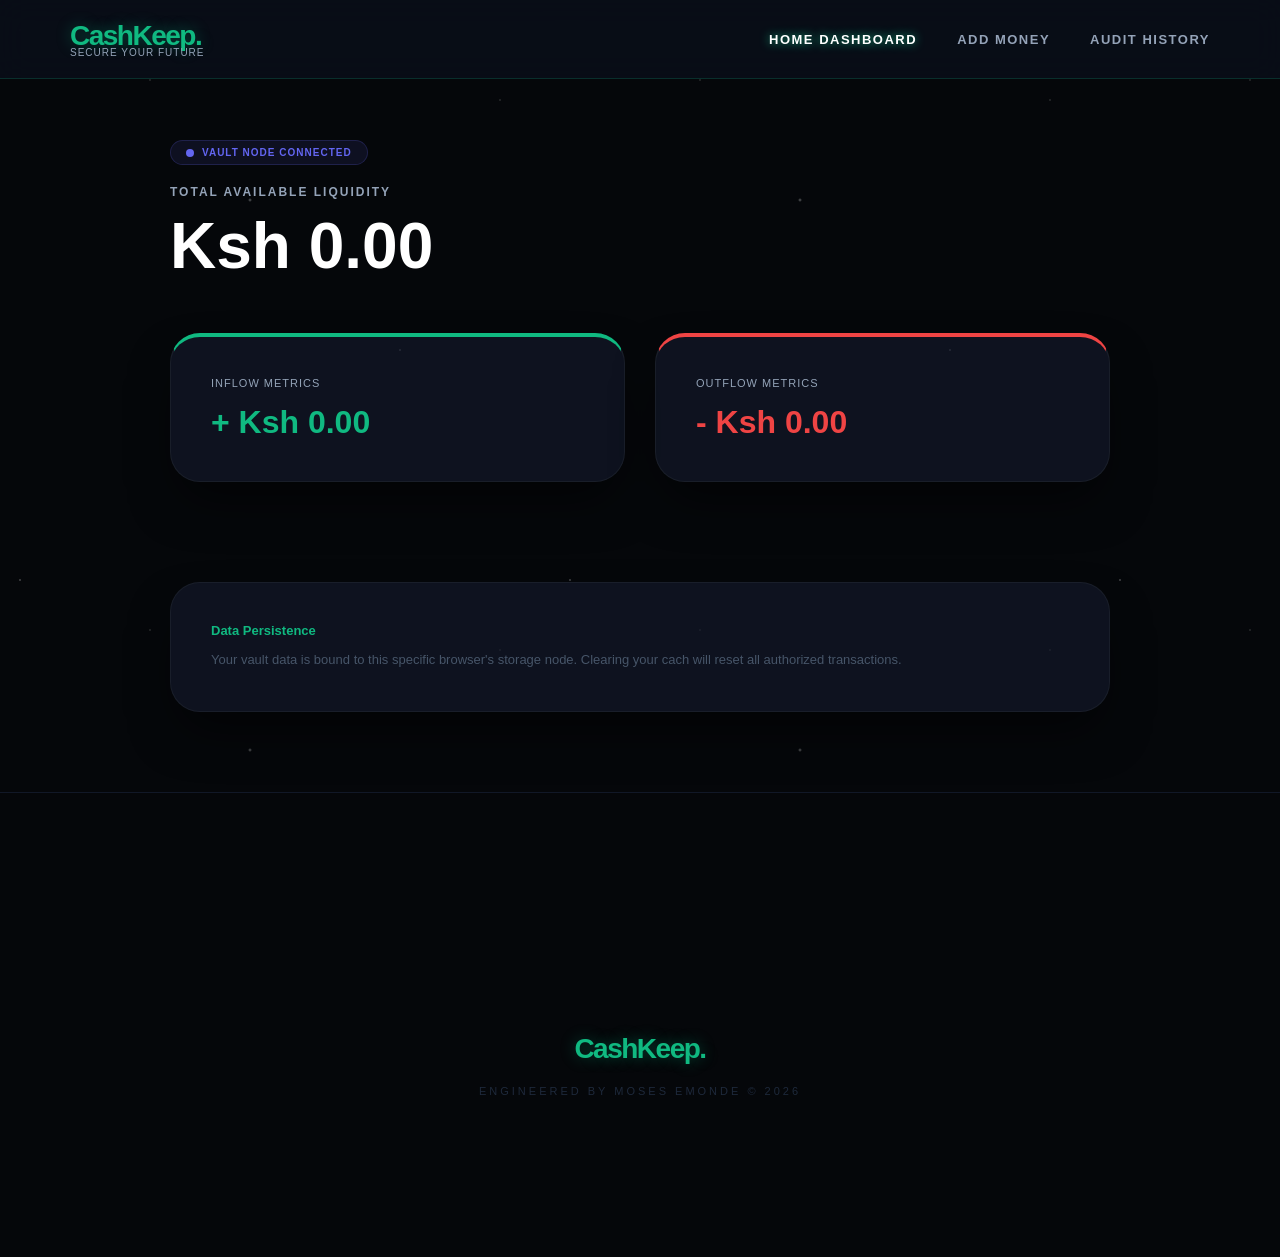
<file: index.html>
<!DOCTYPE html>
<html lang="en">
<head>
    <meta charset="UTF-8">
    <meta http-equiv="X-UA-Compatible" content="IE=edge">
    <meta name="viewport" content="width=device-width, initial-scale=1.0">
    <title>Dashboard | CashKee Moses</title>
    
    <link rel="stylesheet" href="styles.css">
    
    <style>
        .sync-indicator {
            display: inline-flex;
            align-items: center;
            gap: 8px;
            padding: 6px 15px;
            background: rgba(99, 102, 241, 0.1);
            border: 1px solid rgba(99, 102, 241, 0.2);
            border-radius: 50px;
            color: #6366f1;
            font-size: 10px;
            font-weight: 700;
            letter-spacing: 1px;
            margin-bottom: 20px;
        }
        .pulse {
            width: 8px;
            height: 8px;
            background: #6366f1;
            border-radius: 50%;
            animation: pulse-animation 2s infinite;
        }
        @keyframes pulse-animation {
            0% { box-shadow: 0 0 0 0px rgba(99, 102, 241, 0.7); }
            100% { box-shadow: 0 0 0 10px rgba(99, 102, 241, 0); }
        }
    </style>
</head>
<body>

    <nav class="nav-bar">
        <div class="nav-container">
            <div class="brand-area">
                <a href="index.html" class="nav-logo">CashKeep<span>.</span></a>
                <p style="font-size: 10px; color: #94a3b8; letter-spacing: 1px; margin-top: -5px;">SECURE YOUR FUTURE</p>
            </div>

            <div class="nav-links">
                <a href="index.html" class="active">Home Dashboard</a>
                <a href="add.html">Add Money</a>
                <a href="history.html">Audit History</a>
            </div>
        </div>
    </nav>

    <main class="main-wrapper">
        
        <header class="header-intro" style="margin-top: 80px; margin-bottom: 50px;">
            <div class="sync-indicator">
                <div class="pulse"></div>
                VAULT NODE CONNECTED
            </div>
            <p style="color: #94a3b8; font-weight: 700; letter-spacing: 2px; font-size: 12px; text-transform: uppercase;">Total Available Liquidity</p>
            
            <h1 id="sum" style="font-size: 64px; font-weight: 900; color: #fff; margin-top: 10px;">
                Ksh 0.00
            </h1>
        </header>

        <section style="display: grid; grid-template-columns: 1fr 1fr; gap: 30px; margin-bottom: 60px;">
            
            <div class="lively-card" style="border-top: 4px solid #10b981;">
                <p style="color: #94a3b8; font-size: 11px; text-transform: uppercase; letter-spacing: 1px;">Inflow Metrics</p>
                <h3 style="color: #10b981; font-size: 32px; margin-top: 15px; font-weight: 800;">
                    + Ksh <span id="in">0.00</span>
                </h3>
            </div>

            <div class="lively-card" style="border-top: 4px solid #ef4444;">
                <p style="color: #94a3b8; font-size: 11px; text-transform: uppercase; letter-spacing: 1px;">Outflow Metrics</p>
                <h3 style="color: #ef4444; font-size: 32px; margin-top: 15px; font-weight: 800;">
                    - Ksh <span id="out">0.00</span>
                </h3>
            </div>

        </section>

        <section class="lively-card" style="margin-bottom: 80px; padding: 40px;">
            
                    
                    </p>
                </div>
                <div>
                    <h5 style="color: #10b981; margin-bottom: 10px; font-size: 13px;">Data Persistence</h5>
                    <p style="color: #475569; font-size: 13px; line-height: 1.8;">
                        Your vault data is bound to this specific browser's storage node. 
                        Clearing your cach will reset all authorized transactions.
                    </p>
                </div>
            </div>
        </section>

    </main>

    <footer style="background: #05070a; padding: 100px 0; border-top: 1px solid #111827;">
        <div class="main-wrapper" style="text-align: center;">
            <h3 class="nav-logo">CashKeep<span>.</span></h3>
            <p style="color: #1e293b; font-size: 11px; margin-top: 20px; letter-spacing: 3px;">
                ENGINEERED BY MOSES EMONDE &copy; 2026
            </p>
        </div>
    </footer>

    <script src="script.js"></script>
</body>
</html>
</file>
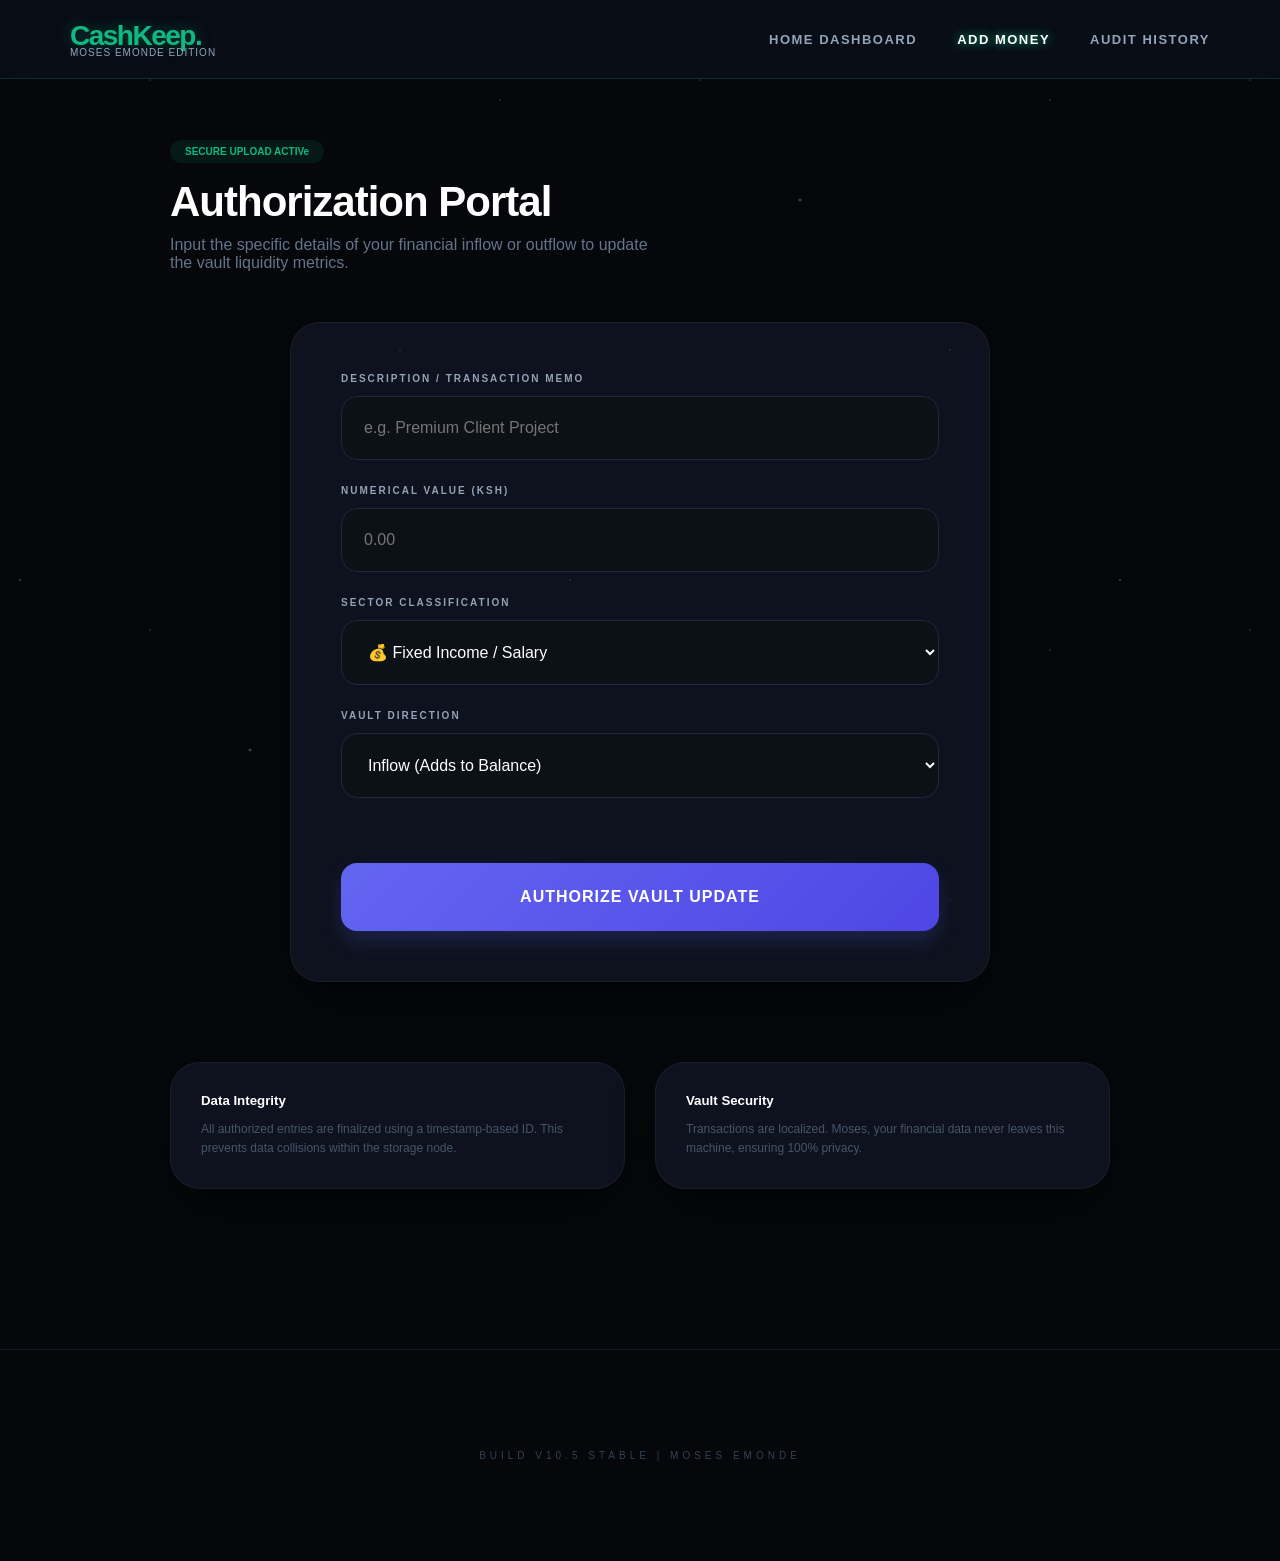
<file: add.html>
<!DOCTYPE html>
<html lang="en">
<head>
    <meta charset="UTF-8">
    <meta http-equiv="X-UA-Compatible" content="IE=edge">
    <meta name="viewport" content="width=device-width, initial-scale=1.0">
    <title>Authorize Entry | CashKeep Moses</title>
    
    <link rel="stylesheet" href="styles.css">
    
    <style>
        /* Descriptive Portal Overrides */
        .portal-label { 
            display: block; 
            color: #94a3b8; 
            margin-bottom: 12px; 
            font-size: 10px; 
            text-transform: uppercase; 
            letter-spacing: 2px; 
            font-weight: 800; 
        }
        .input-node { 
            width: 100%; 
            padding: 22px; 
            background: rgba(13, 17, 23, 0.9); 
            border: 1px solid #1e293b; 
            border-radius: 16px; 
            color: #fff; 
            font-size: 16px; 
            outline: none; 
            transition: all 0.4s cubic-bezier(0.175, 0.885, 0.32, 1.275); 
            margin-bottom: 25px;
        }
        .input-node:focus { 
            border-color: #6366f1; 
            box-shadow: 0 0 25px rgba(99, 102, 241, 0.15); 
            transform: scale(1.01);
        }
        .security-note {
            font-size: 12px;
            color: #475569;
            line-height: 1.6;
            margin-top: 10px;
        }
    </style>
</head>
<body>

    <nav class="nav-bar">
        <div class="nav-container">
            <div class="brand-area">
                <a href="index.html" class="nav-logo">CashKeep<span>.</span></a>
                <p style="font-size: 10px; color: #94a3b8; letter-spacing: 1px; margin-top: -5px;">MOSES EMONDE EDITION</p>
            </div>
            <div class="nav-links">
                <a href="index.html">Home Dashboard</a>
                <a href="add.html" class="active">Add Money</a>
                <a href="history.html">Audit History</a>
            </div>
        </div>
    </nav>

    <main class="main-wrapper">
        
        <header class="header-intro" style="margin-top: 100px; margin-bottom: 50px;">
            <div style="background: rgba(16, 185, 129, 0.1); color: #10b981; padding: 6px 15px; border-radius: 50px; display: inline-block; font-size: 10px; font-weight: 700; margin-bottom: 15px;">
                SECURE UPLOAD ACTIVe
            </div>
            <h2 style="font-size: 42px; font-weight: 900; color: #fff; letter-spacing: -1px;">Authorization Portal</h2>
            <p style="color: #64748b; margin-top: 10px; max-width: 500px;">Input the specific details of your financial inflow or outflow to update the vault liquidity metrics.</p>
        </header>

        <section class="lively-card" style="max-width: 700px; margin: 0 auto 80px; padding: 50px;">
            <form id="transactionForm">
                
                <div class="form-group">
                    <label class="portal-label">Description / Transaction Memo</label>
                    <input type="text" id="name" placeholder="e.g. Premium Client Project" required class="input-node">
                </div>

                <div class="form-group">
                    <label class="portal-label">Numerical Value (Ksh)</label>
                    <input type="number" id="amount" placeholder="0.00" required class="input-node">
                </div>

                <div class="form-group">
                    <label class="portal-label">Sector Classification</label>
                    <select id="category" class="input-node">
                        <option value="Salary">💰 Fixed Income / Salary</option>
                        <option value="Business">🚀 Business Revenue</option>
                        <option value="Food">🍔 Sustenance & Dining</option>
                        <option value="Transport">🚗 Logistics & Transport</option>
                        <option value="Housing">🏠 Housing & Utilities</option>
                        <option value="Savings">🏦 Future Wealth / Savings</option>
                        <option value="Lifestyle">🛍️ Lifestyle & Shopping</option>
                        <option value="Other">✨ Unclassified Entry</option>
                    </select>
                </div>

                <div class="form-group" style="margin-bottom: 40px;">
                    <label class="portal-label">Vault Direction</label>
                    <select id="type" class="input-node">
                        <option value="income">Inflow (Adds to Balance)</option>
                        <option value="expense">Outflow (Deducts from Balance)</option>
                    </select>
                </div>

                <button type="submit" style="width: 100%; padding: 25px; background: linear-gradient(135deg, #6366f1, #4f46e5); color: white; font-weight: 900; border: none; border-radius: 16px; cursor: pointer; font-size: 16px; letter-spacing: 1px; box-shadow: 0 10px 20px rgba(99, 102, 241, 0.2);">
                    AUTHORIZE VAULT UPDATE
                </button>
            </form>
        </section>

        <section style="display: grid; grid-template-columns: 1fr 1fr; gap: 30px; margin-bottom: 120px;">
            <div class="lively-card" style="padding: 30px;">
                <h5 style="color: #fff; margin-bottom: 12px;">Data Integrity</h5>
                <p class="security-note">All authorized entries are finalized using a timestamp-based ID. This prevents data collisions within the storage node.</p>
            </div>
            <div class="lively-card" style="padding: 30px;">
                <h5 style="color: #fff; margin-bottom: 12px;">Vault Security</h5>
                <p class="security-note">Transactions are localized. Moses, your financial data never leaves this machine, ensuring 100% privacy.</p>
            </div>
        </section>

    </main>

    <footer style="background: #05070a; padding: 100px 0; border-top: 1px solid #111827; text-align: center;">
        <p style="color: #334155; font-size: 10px; letter-spacing: 4px; text-transform: uppercase;">Build v10.5 Stable | Moses Emonde</p>
    </footer>

    <script src="script.js"></script>
</body>
</html>
</file>
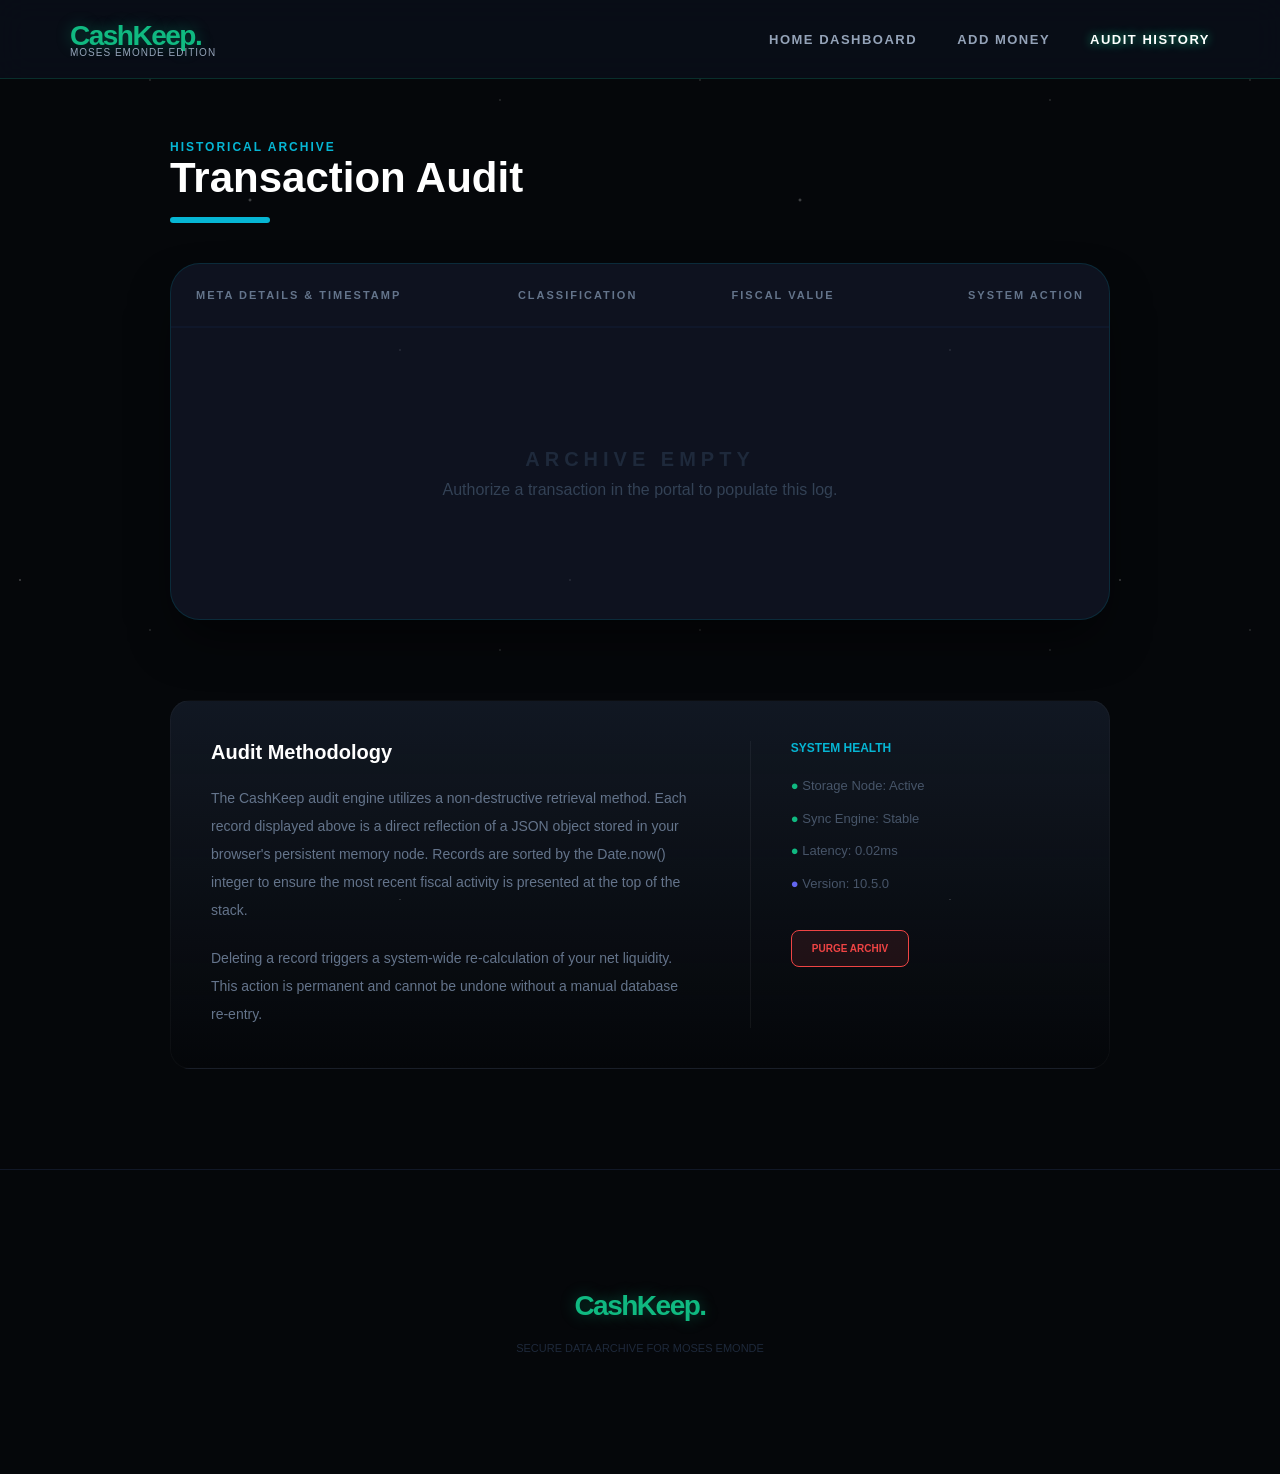
<file: history.html>
<!DOCTYPE html>
<html lang="en">
<head>
    <meta charset="UTF-8">
    <meta name="viewport" content="width=device-width, initial-scale=1.0">
    <title>Audit History | CashKeep Moses</title>
    <link rel="stylesheet" href="styles.css">
    <style>
        .audit-table { width: 100%; border-collapse: collapse; }
        .audit-table th { 
            text-align: left; padding: 25px; 
            color: #64748b; font-size: 11px; 
            text-transform: uppercase; letter-spacing: 2px; 
            border-bottom: 2px solid #0f172a;
        }
        .methodology-card {
            background: linear-gradient(180deg, rgba(30, 41, 59, 0.5) 0%, rgba(15, 23, 42, 0) 100%);
            padding: 40px; border-radius: 20px; border: 1px solid rgba(255,255,255,0.03);
        }
    </style>
</head>
<body>

    <nav class="nav-bar">
        <div class="nav-container">
            <div class="brand-area">
                <a href="index.html" class="nav-logo">CashKeep<span>.</span></a>
                <p style="font-size: 10px; color: #94a3b8; letter-spacing: 1px; margin-top: -5px;">MOSES EMONDE EDITION</p>
            </div>
            <div class="nav-links">
                <a href="index.html">Home Dashboard</a>
                <a href="add.html">Add Money</a>
                <a href="history.html" class="active">Audit History</a>
            </div>
        </div>
    </nav>

    <main class="main-wrapper">
        
        <header class="header-intro" style="margin-top: 100px; margin-bottom: 40px;">
            <p style="color: #06b6d4; font-weight: 700; letter-spacing: 2px; font-size: 12px; text-transform: uppercase;">Historical Archive</p>
            <h2 style="font-size: 42px; font-weight: 900; color: #fff;">Transaction Audit</h2>
            <div style="width: 100px; height: 6px; background: #06b6d4; margin-top: 15px; border-radius: 10px;"></div>
        </header>

        <section class="lively-card" style="padding: 0; overflow: hidden; border: 1px solid rgba(6, 182, 212, 0.15);">
            <div style="overflow-x: auto;">
                <table class="audit-table">
                    <thead>
                        <tr>
                            <th>Meta Details & Timestamp</th>
                            <th>Classification</th>
                            <th>Fiscal Value</th>
                            <th style="text-align: right;">System Action</th>
                        </tr>
                    </thead>
                    <tbody id="transactionList"></tbody>
                </table>
            </div>

            <div id="emptyMessage" style="padding: 120px 20px; text-align: center; display: none;">
                <h3 style="color: #1e293b; font-size: 20px; letter-spacing: 5px;">ARCHIVE EMPTY</h3>
                <p style="color: #334155; margin-top: 10px;">Authorize a transaction in the portal to populate this log.</p>
            </div>
        </section>

        <section class="methodology-card" style="margin-top: 80px; margin-bottom: 100px;">
            <div style="display: grid; grid-template-columns: 1.5fr 1fr; gap: 60px;">
                <div>
                    <h4 style="color: #fff; margin-bottom: 20px; font-size: 20px;">Audit Methodology</h4>
                    <p style="color: #64748b; line-height: 2; font-size: 14px;">
                        The CashKeep audit engine utilizes a non-destructive retrieval method. Each record displayed 
                        above is a direct reflection of a JSON object stored in your browser's persistent memory node. 
                        Records are sorted by the <code>Date.now()</code> integer to ensure the most recent fiscal 
                        activity is presented at the top of the stack.
                    </p>
                    <p style="color: #64748b; line-height: 2; font-size: 14px; margin-top: 20px;">
                        Deleting a record triggers a system-wide re-calculation of your net liquidity. This action 
                        is permanent and cannot be undone without a manual database re-entry.
                    </p>
                </div>
                <div style="border-left: 1px solid rgba(255,255,255,0.05); padding-left: 40px;">
                    <h5 style="color: #06b6d4; margin-bottom: 15px; font-size: 12px; text-transform: uppercase;">System Health</h5>
                    <ul style="list-style: none; color: #475569; font-size: 13px; line-height: 2.5;">
                        <li><span style="color: #10b981;">●</span> Storage Node: Active</li>
                        <li><span style="color: #10b981;">●</span> Sync Engine: Stable</li>
                        <li><span style="color: #10b981;">●</span> Latency: 0.02ms</li>
                        <li><span style="color: #6366f1;">●</span> Version: 10.5.0</li>
                    </ul>
                    <button onclick="clearVault()" style="margin-top: 30px; background: rgba(239, 68, 68, 0.1); border: 1px solid #ef4444; color: #ef4444; padding: 12px 20px; border-radius: 8px; cursor: pointer; font-weight: 700; font-size: 10px;">
                        PURGE ARCHIV
                    </button>
                </div>
            </div>
        </section>

    </main>

    <footer style="padding: 120px 0; border-top: 1px solid #111827; text-align: center;">
        <h3 class="nav-logo">CashKeep<span>.</span></h3>
        <p style="color: #1e293b; font-size: 11px; margin-top: 20px;">SECURE DATA ARCHIVE FOR MOSES EMONDE</p>
    </footer>

    <script src="script.js"></script>
</body>
</html>
</file>
<file: styles.css>
/* --- COSMIC SYSTEM RESET --- */
* {
    margin: 0;
    padding: 0;
    box-sizing: border-box;
    font-family: 'Segoe UI', Roboto, Helvetica, Arial, sans-serif;
}

body {
    background-color: #05070a; /* True Space Black */
    color: #ffffff;
    min-height: 100vh;
    overflow-x: hidden;
    position: relative;
}

/* --- THE STARRY BACKGROUND (FIXED & ANIMATED) --- */
body::before {
    content: "";
    position: fixed; /* Ensures stars stay behind as you scroll */
    top: 0;
    left: 0;
    width: 100%;
    height: 100%;
    /* Multiple layers of stars using radial gradients */
    background-image: 
        radial-gradient(1.5px 1.5px at 20px 30px, #ffffff, rgba(0,0,0,0)),
        radial-gradient(1px 1px at 150px 80px, #ffffff, rgba(0,0,0,0)),
        radial-gradient(2px 2px at 250px 200px, #ffffff, rgba(0,0,0,0)),
        radial-gradient(1.5px 1.5px at 400px 350px, #ffffff, rgba(0,0,0,0)),
        radial-gradient(1px 1px at 500px 100px, #ffffff, rgba(0,0,0,0));
    background-size: 550px 550px;
    opacity: 0.35;
    z-index: -1;
    animation: spaceMove 120s linear infinite;
}

/* --- NAVIGATION BAR (FIXED TO THE TOP) --- */
.nav-bar {
    width: 100%;
    background: rgba(10, 15, 25, 0.85);
    backdrop-filter: blur(15px);
    -webkit-backdrop-filter: blur(15px);
    border-bottom: 1px solid rgba(16, 185, 129, 0.2);
    padding: 20px 0;
    position: fixed; /* Navigation stays at the top */
    top: 0;
    left: 0;
    z-index: 1000;
}

.nav-container {
    max-width: 1200px;
    margin: 0 auto;
    padding: 0 30px;
    display: flex;             /* THIS IS THE MAGIC */
    justify-content: space-between; 
    align-items: center;
}

.nav-logo {
    font-size: 28px;
    font-weight: 900;
    color: #10b981;
    text-decoration: none;
    letter-spacing: -1.5px;
    text-shadow: 0 0 15px rgba(16, 185, 129, 0.4);
}

.nav-links {
    display: flex;             /* THIS PUTS TITLES ACROSS THE PAGE */
    gap: 40px;                      /* Space between links */
}

.nav-links a {
    color: #94a3b8;
    text-decoration: none;
    font-size: 13px;
    font-weight: 700;
    text-transform: uppercase;
    letter-spacing: 1.5px;
    transition: 0.3s ease;
}

.nav-links a:hover, .nav-links a.active {
    color: #ffffff;
    text-shadow: 0 0 10px #10b981;
}

/* --- CONTENT CONTAINERS --- */
.main-wrapper {
    max-width: 1000px;
    margin: 140px auto 60px; /* Top margin accounts for the top nav bar */
    padding: 0 30px;
}

.lively-card {
    background: rgba(20, 28, 45, 0.6);
    border: 1px solid rgba(255, 255, 255, 0.05);
    border-radius: 30px;
    padding: 40px;
    box-shadow: 0 25px 50px -12px rgba(0, 0, 0, 0.6);
    margin-bottom: 40px;
}

/* --- ANIMATIONS --- */
@keyframes spaceMove {
    from { background-position: 0 0; }
    to { background-position: 1000px 1000px; }
}

@keyframes pulse {
    0% { transform: scale(1); opacity: 1; }
    50% { transform: scale(1.5); opacity: 0.5; }
    100% { transform: scale(1); opacity: 1; }
}
</file>
